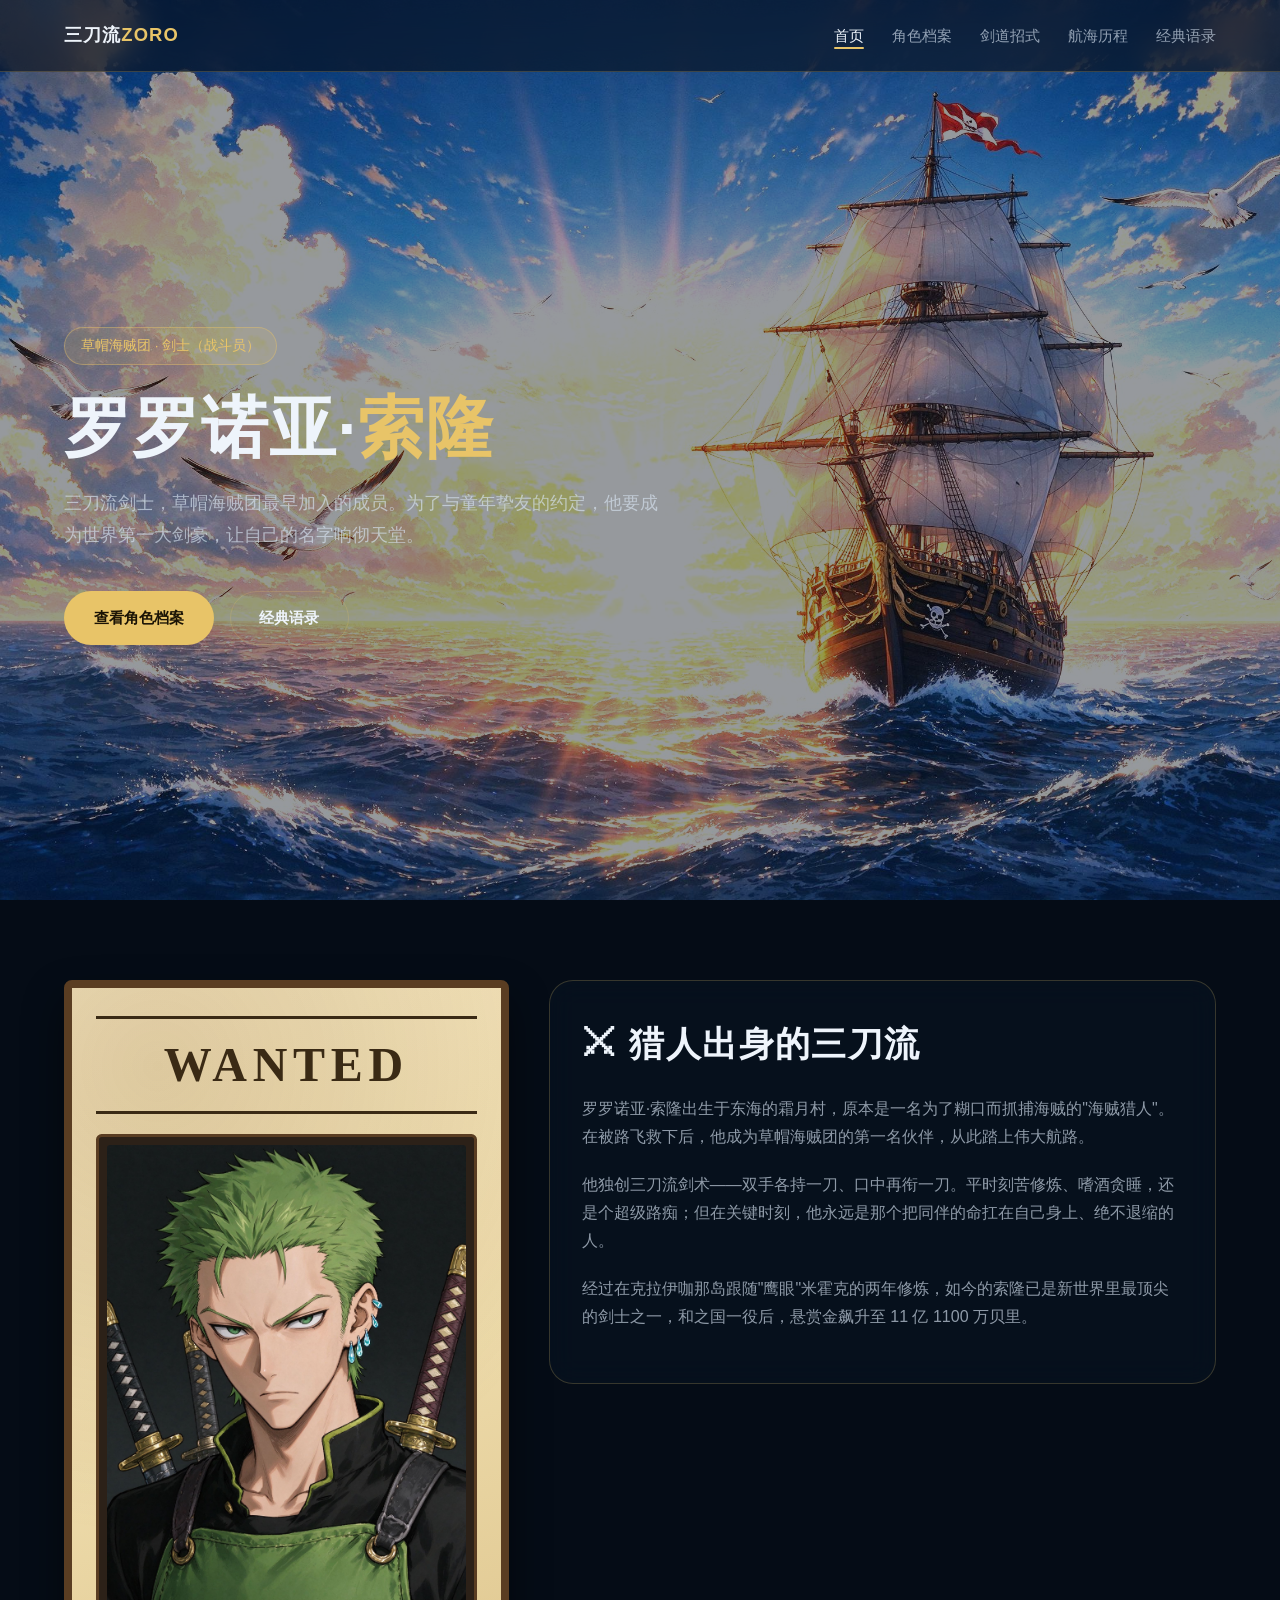
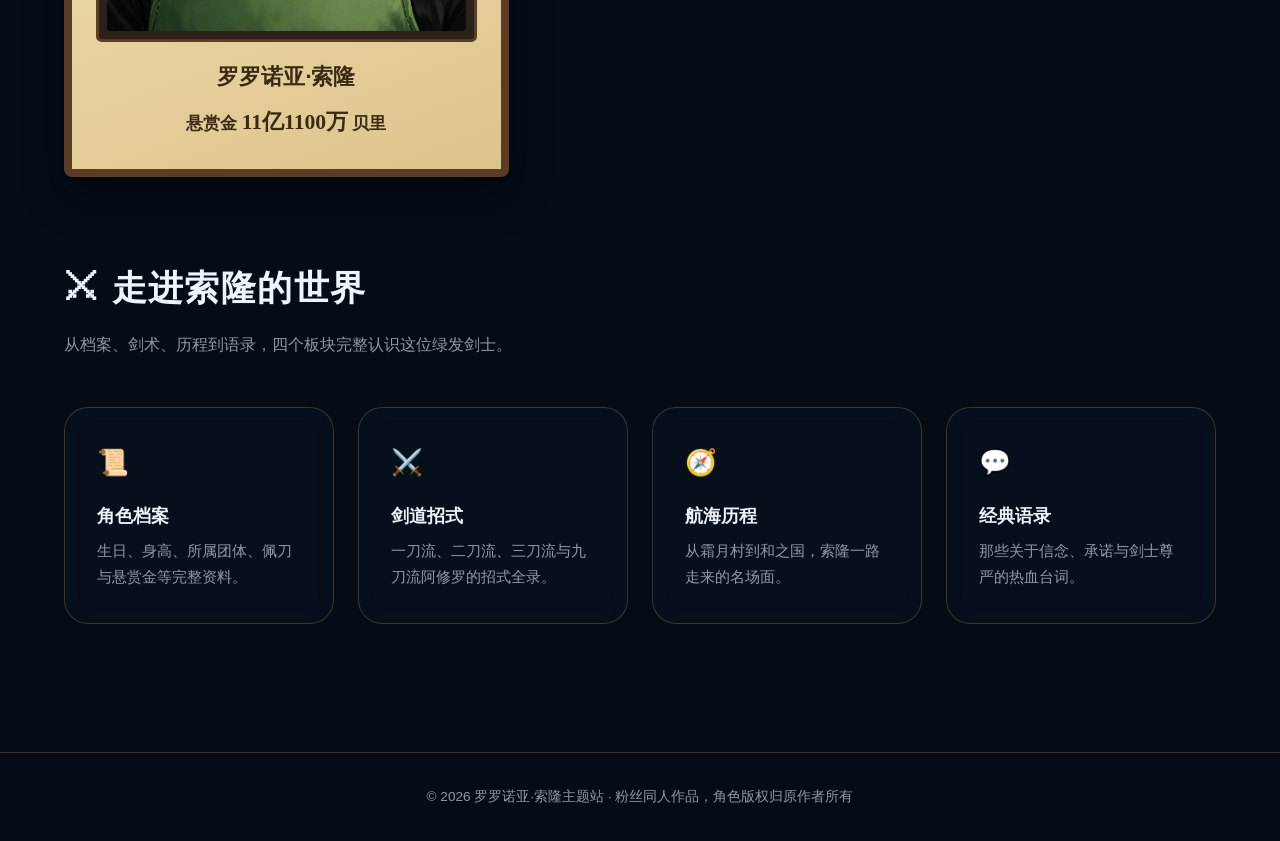
<file: index.html>
<!DOCTYPE html>
<html lang="zh-CN">
<head>
  <meta charset="UTF-8" />
  <meta name="viewport" content="width=device-width, initial-scale=1.0" />
  <title>罗罗诺亚·索隆 | 三刀流剑士</title>
  <meta name="description" content="罗罗诺亚·索隆主题站：草帽海贼团剑士，立志成为世界第一大剑豪" />
  <link rel="stylesheet" href="assets/css/style.css" />
</head>
<body class="page-home">

  <!-- ========== 导航栏 ========== -->
  <header class="navbar">
    <div class="container nav-inner">
      <a class="logo" href="index.html">三刀流<span>ZORO</span></a>
      <button class="nav-toggle" aria-label="切换菜单" aria-expanded="false">
        <span></span><span></span><span></span>
      </button>
      <nav>
        <ul class="nav-links">
          <li><a href="index.html" class="active">首页</a></li>
          <li><a href="about.html">角色档案</a></li>
          <li><a href="skills.html">剑道招式</a></li>
          <li><a href="story.html">航海历程</a></li>
          <li><a href="quotes.html">经典语录</a></li>
        </ul>
      </nav>
    </div>
  </header>

  <!-- ========== 首屏 ========== -->
  <section class="hero">
    <div class="container hero-content">
      <span class="hero-badge">草帽海贼团 · 剑士（战斗员）</span>
      <h1>罗罗诺亚·<span class="accent">索隆</span></h1>
      <p>三刀流剑士，草帽海贼团最早加入的成员。为了与童年挚友的约定，他要成为世界第一大剑豪，让自己的名字响彻天堂。</p>
      <div class="hero-actions">
        <a class="btn btn-primary" href="about.html">查看角色档案</a>
        <a class="btn btn-ghost" href="quotes.html">经典语录</a>
      </div>
    </div>
  </section>

  <!-- ========== 悬赏令 + 简介 ========== -->
  <section class="section">
    <div class="container">
      <div class="about-grid">
        <!-- 悬赏令海报 -->
        <div class="wanted-poster reveal">
          <div class="wanted-word">WANTED</div>
          <div class="wanted-photo">
            <img src="assets/images/zoro-portrait.jpg" alt="罗罗诺亚·索隆悬赏肖像" />
          </div>
          <div class="wanted-name">罗罗诺亚·索隆</div>
          <div class="bounty">悬赏金 <strong>11亿1100万</strong> 贝里</div>
        </div>

        <!-- 简介 -->
        <div class="glass-card about-text reveal">
          <h2 class="section-title" style="margin-bottom: 1.25rem;">猎人出身的三刀流</h2>
          <p>罗罗诺亚·索隆出生于东海的霜月村，原本是一名为了糊口而抓捕海贼的"海贼猎人"。在被路飞救下后，他成为草帽海贼团的第一名伙伴，从此踏上伟大航路。</p>
          <p>他独创三刀流剑术——双手各持一刀、口中再衔一刀。平时刻苦修炼、嗜酒贪睡，还是个超级路痴；但在关键时刻，他永远是那个把同伴的命扛在自己身上、绝不退缩的人。</p>
          <p>经过在克拉伊咖那岛跟随"鹰眼"米霍克的两年修炼，如今的索隆已是新世界里最顶尖的剑士之一，和之国一役后，悬赏金飙升至 11 亿 1100 万贝里。</p>
        </div>
      </div>
    </div>
  </section>

  <!-- ========== 四大入口 ========== -->
  <section class="section" style="padding-top: 0;">
    <div class="container">
      <h2 class="section-title reveal">走进索隆的世界</h2>
      <p class="section-subtitle reveal">从档案、剑术、历程到语录，四个板块完整认识这位绿发剑士。</p>
      <div class="info-grid">
        <a class="glass-card info-card reveal" href="about.html">
          <div class="icon">📜</div>
          <h3>角色档案</h3>
          <p>生日、身高、所属团体、佩刀与悬赏金等完整资料。</p>
        </a>
        <a class="glass-card info-card reveal" href="skills.html">
          <div class="icon">⚔️</div>
          <h3>剑道招式</h3>
          <p>一刀流、二刀流、三刀流与九刀流阿修罗的招式全录。</p>
        </a>
        <a class="glass-card info-card reveal" href="story.html">
          <div class="icon">🧭</div>
          <h3>航海历程</h3>
          <p>从霜月村到和之国，索隆一路走来的名场面。</p>
        </a>
        <a class="glass-card info-card reveal" href="quotes.html">
          <div class="icon">💬</div>
          <h3>经典语录</h3>
          <p>那些关于信念、承诺与剑士尊严的热血台词。</p>
        </a>
      </div>
    </div>
  </section>

  <!-- ========== 页脚 ========== -->
  <footer class="footer">
    <div class="container">
      <p>© <span id="year"></span> 罗罗诺亚·索隆主题站 · 粉丝同人作品，角色版权归原作者所有</p>
    </div>
  </footer>

  <script src="assets/js/main.js"></script>
</body>
</html>
</file>
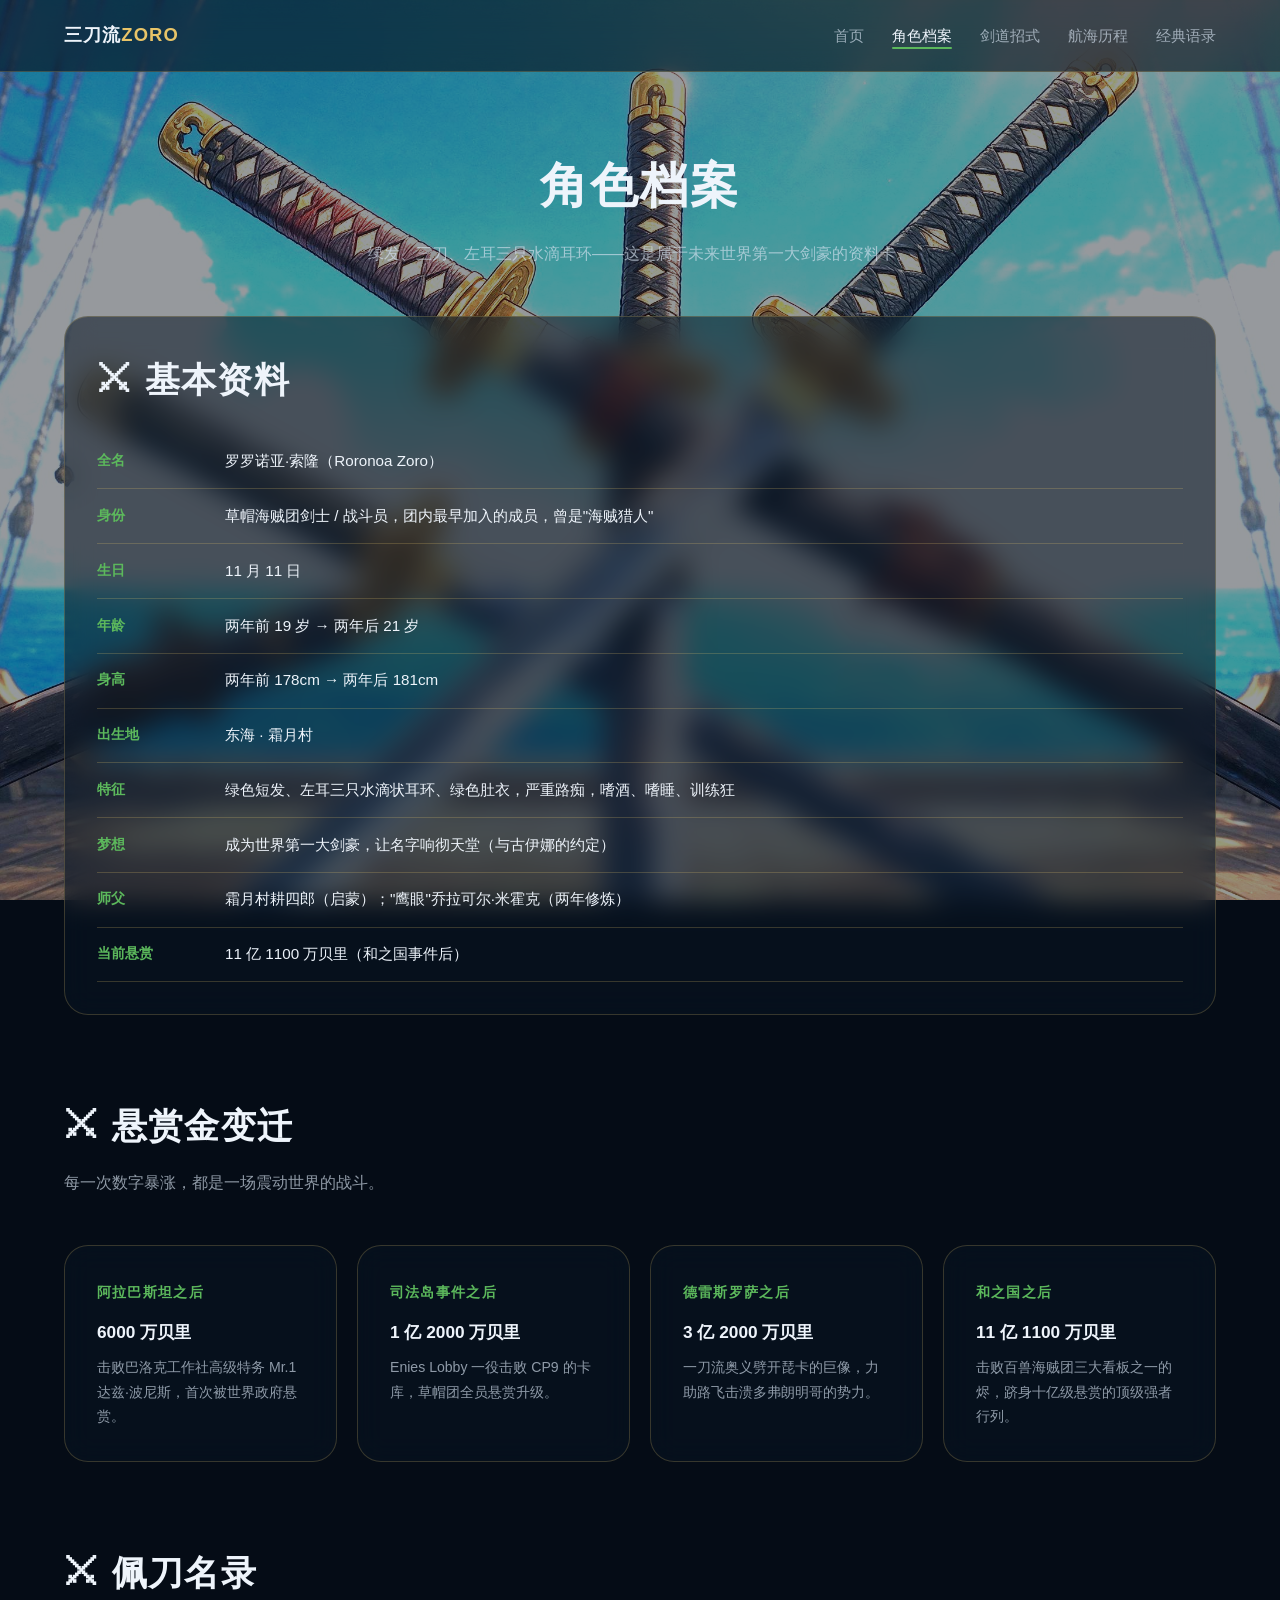
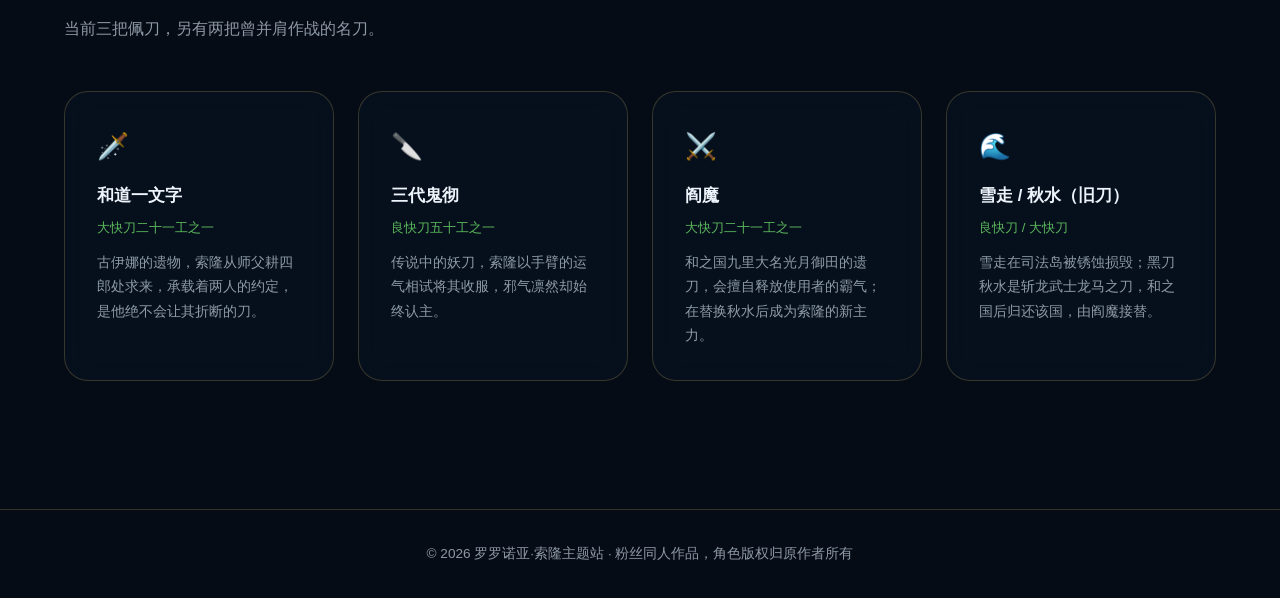
<file: about.html>
<!DOCTYPE html>
<html lang="zh-CN">
<head>
  <meta charset="UTF-8" />
  <meta name="viewport" content="width=device-width, initial-scale=1.0" />
  <title>角色档案 | 罗罗诺亚·索隆</title>
  <meta name="description" content="索隆的基本资料、佩刀与悬赏金变化" />
  <link rel="stylesheet" href="assets/css/style.css" />
</head>
<body class="page-about">

  <!-- ========== 导航栏 ========== -->
  <header class="navbar">
    <div class="container nav-inner">
      <a class="logo" href="index.html">三刀流<span>ZORO</span></a>
      <button class="nav-toggle" aria-label="切换菜单" aria-expanded="false">
        <span></span><span></span><span></span>
      </button>
      <nav>
        <ul class="nav-links">
          <li><a href="index.html">首页</a></li>
          <li><a href="about.html" class="active">角色档案</a></li>
          <li><a href="skills.html">剑道招式</a></li>
          <li><a href="story.html">航海历程</a></li>
          <li><a href="quotes.html">经典语录</a></li>
        </ul>
      </nav>
    </div>
  </header>

  <!-- ========== 页头 ========== -->
  <section class="page-header">
    <div class="container">
      <h1>角色档案</h1>
      <p>绿发、三刀、左耳三只水滴耳环——这是属于未来世界第一大剑豪的资料卡。</p>
    </div>
  </section>

  <!-- ========== 基本资料 ========== -->
  <section class="section" style="padding-top: 0;">
    <div class="container">
      <div class="glass-card reveal">
        <h2 class="section-title" style="margin-bottom: 1.5rem;">基本资料</h2>
        <dl class="profile-list">
          <div class="profile-row">
            <dt>全名</dt>
            <dd>罗罗诺亚·索隆（Roronoa Zoro）</dd>
          </div>
          <div class="profile-row">
            <dt>身份</dt>
            <dd>草帽海贼团剑士 / 战斗员，团内最早加入的成员，曾是"海贼猎人"</dd>
          </div>
          <div class="profile-row">
            <dt>生日</dt>
            <dd>11 月 11 日</dd>
          </div>
          <div class="profile-row">
            <dt>年龄</dt>
            <dd>两年前 19 岁 → 两年后 21 岁</dd>
          </div>
          <div class="profile-row">
            <dt>身高</dt>
            <dd>两年前 178cm → 两年后 181cm</dd>
          </div>
          <div class="profile-row">
            <dt>出生地</dt>
            <dd>东海 · 霜月村</dd>
          </div>
          <div class="profile-row">
            <dt>特征</dt>
            <dd>绿色短发、左耳三只水滴状耳环、绿色肚衣，严重路痴，嗜酒、嗜睡、训练狂</dd>
          </div>
          <div class="profile-row">
            <dt>梦想</dt>
            <dd>成为世界第一大剑豪，让名字响彻天堂（与古伊娜的约定）</dd>
          </div>
          <div class="profile-row">
            <dt>师父</dt>
            <dd>霜月村耕四郎（启蒙）；"鹰眼"乔拉可尔·米霍克（两年修炼）</dd>
          </div>
          <div class="profile-row">
            <dt>当前悬赏</dt>
            <dd>11 亿 1100 万贝里（和之国事件后）</dd>
          </div>
        </dl>
      </div>
    </div>
  </section>

  <!-- ========== 悬赏金变化 ========== -->
  <section class="section" style="padding-top: 0;">
    <div class="container">
      <h2 class="section-title reveal">悬赏金变迁</h2>
      <p class="section-subtitle reveal">每一次数字暴涨，都是一场震动世界的战斗。</p>
      <div class="move-grid">
        <div class="glass-card move-card reveal">
          <span class="move-no">阿拉巴斯坦之后</span>
          <h3>6000 万贝里</h3>
          <p>击败巴洛克工作社高级特务 Mr.1 达兹·波尼斯，首次被世界政府悬赏。</p>
        </div>
        <div class="glass-card move-card reveal">
          <span class="move-no">司法岛事件之后</span>
          <h3>1 亿 2000 万贝里</h3>
          <p> Enies Lobby 一役击败 CP9 的卡库，草帽团全员悬赏升级。</p>
        </div>
        <div class="glass-card move-card reveal">
          <span class="move-no">德雷斯罗萨之后</span>
          <h3>3 亿 2000 万贝里</h3>
          <p>一刀流奥义劈开琵卡的巨像，力助路飞击溃多弗朗明哥的势力。</p>
        </div>
        <div class="glass-card move-card reveal">
          <span class="move-no">和之国之后</span>
          <h3>11 亿 1100 万贝里</h3>
          <p>击败百兽海贼团三大看板之一的烬，跻身十亿级悬赏的顶级强者行列。</p>
        </div>
      </div>
    </div>
  </section>

  <!-- ========== 佩刀 ========== -->
  <section class="section" style="padding-top: 0;">
    <div class="container">
      <h2 class="section-title reveal">佩刀名录</h2>
      <p class="section-subtitle reveal">当前三把佩刀，另有两把曾并肩作战的名刀。</p>
      <div class="sword-grid">
        <div class="glass-card sword-card reveal">
          <div class="sword-icon">🗡️</div>
          <h3>和道一文字</h3>
          <div class="sword-grade">大快刀二十一工之一</div>
          <p>古伊娜的遗物，索隆从师父耕四郎处求来，承载着两人的约定，是他绝不会让其折断的刀。</p>
        </div>
        <div class="glass-card sword-card reveal">
          <div class="sword-icon">🔪</div>
          <h3>三代鬼彻</h3>
          <div class="sword-grade">良快刀五十工之一</div>
          <p>传说中的妖刀，索隆以手臂的运气相试将其收服，邪气凛然却始终认主。</p>
        </div>
        <div class="glass-card sword-card reveal">
          <div class="sword-icon">⚔️</div>
          <h3>阎魔</h3>
          <div class="sword-grade">大快刀二十一工之一</div>
          <p>和之国九里大名光月御田的遗刀，会擅自释放使用者的霸气；在替换秋水后成为索隆的新主力。</p>
        </div>
        <div class="glass-card sword-card reveal">
          <div class="sword-icon">🌊</div>
          <h3>雪走 / 秋水（旧刀）</h3>
          <div class="sword-grade">良快刀 / 大快刀</div>
          <p>雪走在司法岛被锈蚀损毁；黑刀秋水是斩龙武士龙马之刀，和之国后归还该国，由阎魔接替。</p>
        </div>
      </div>
    </div>
  </section>

  <!-- ========== 页脚 ========== -->
  <footer class="footer">
    <div class="container">
      <p>© <span id="year"></span> 罗罗诺亚·索隆主题站 · 粉丝同人作品，角色版权归原作者所有</p>
    </div>
  </footer>

  <script src="assets/js/main.js"></script>
</body>
</html>
</file>
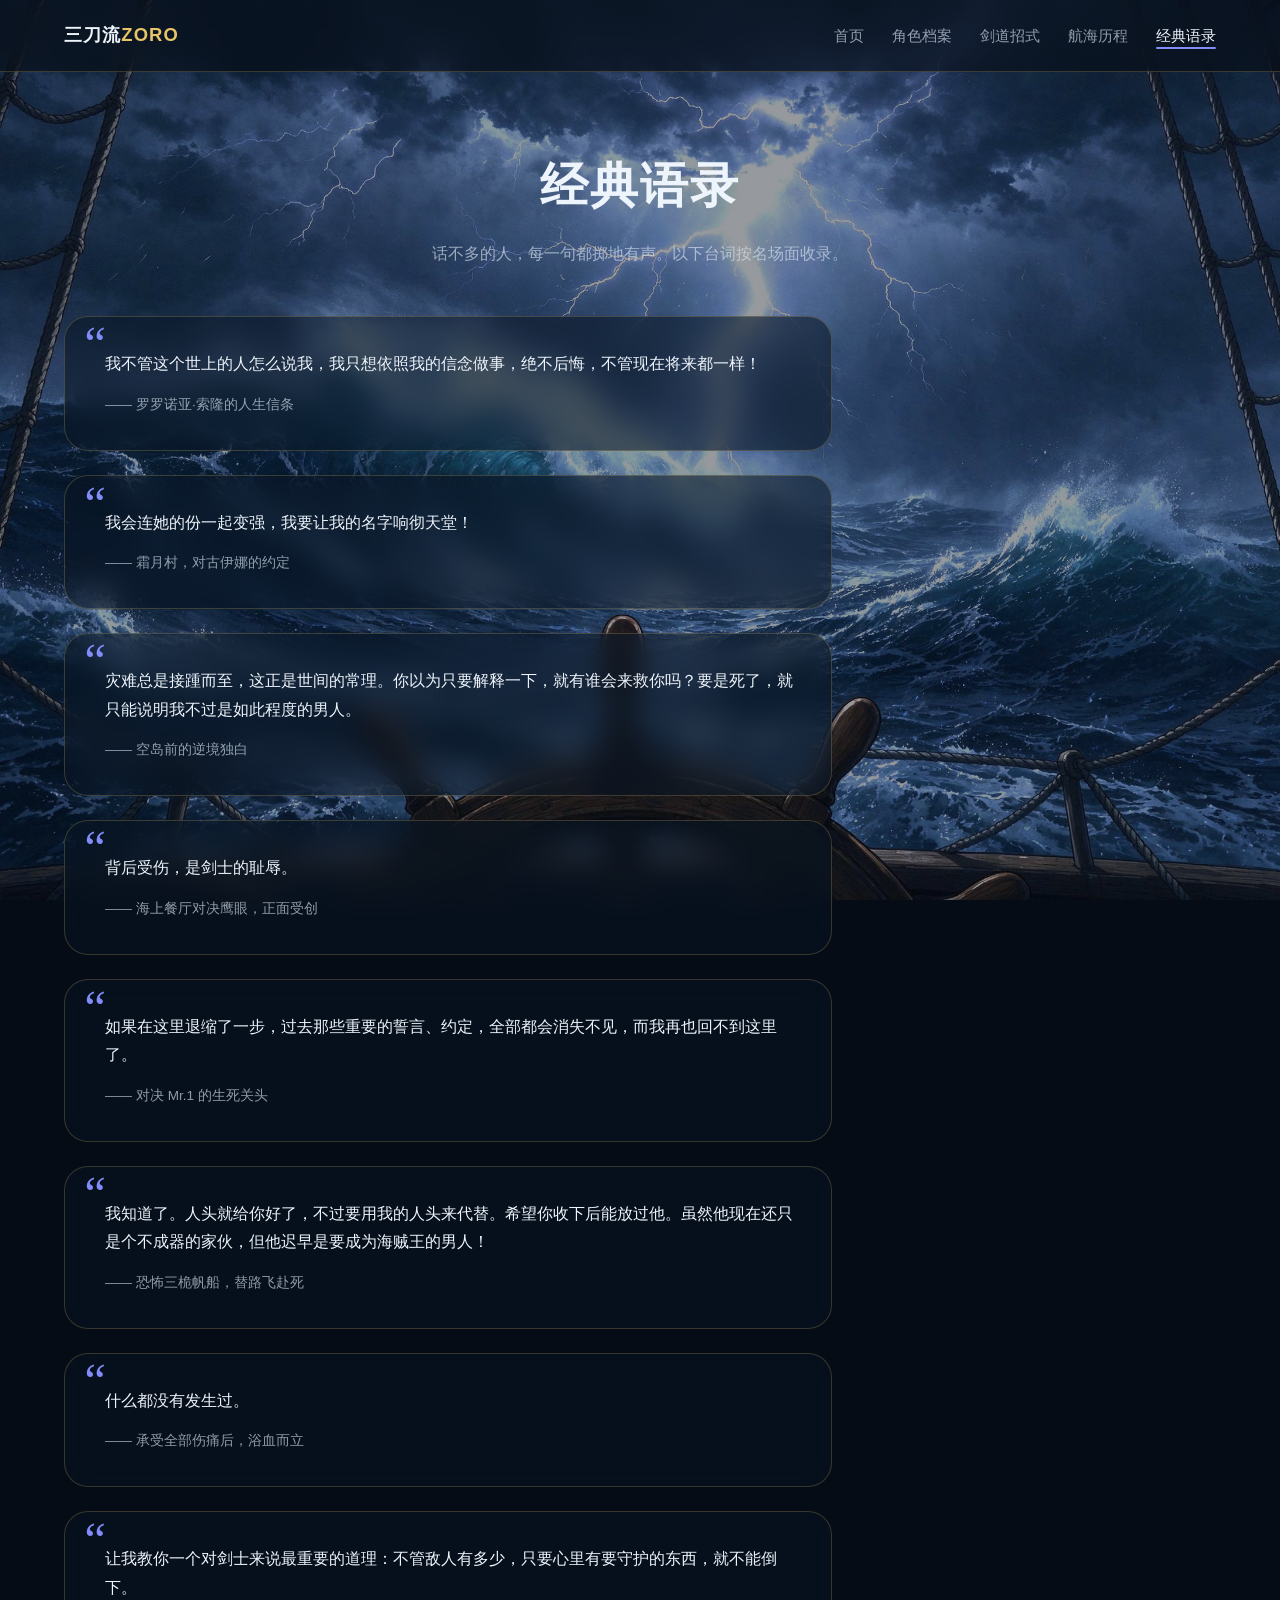
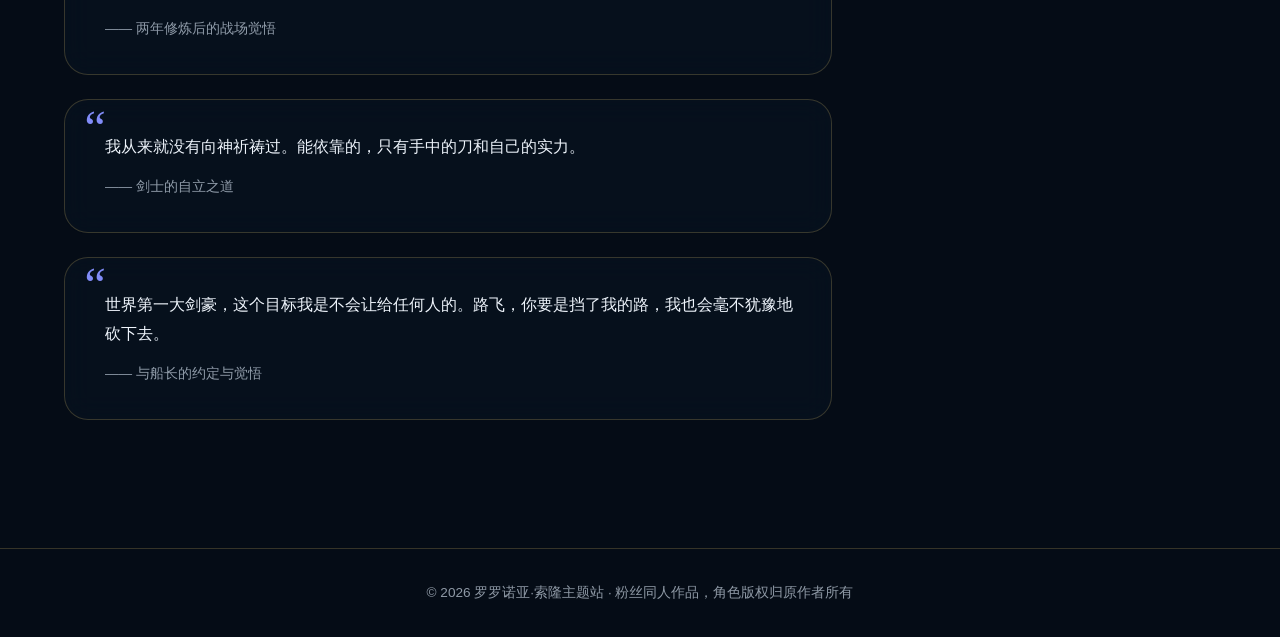
<file: quotes.html>
<!DOCTYPE html>
<html lang="zh-CN">
<head>
  <meta charset="UTF-8" />
  <meta name="viewport" content="width=device-width, initial-scale=1.0" />
  <title>经典语录 | 罗罗诺亚·索隆</title>
  <meta name="description" content="索隆关于信念、承诺与剑士尊严的经典台词" />
  <link rel="stylesheet" href="assets/css/style.css" />
</head>
<body class="page-quotes">

  <!-- ========== 导航栏 ========== -->
  <header class="navbar">
    <div class="container nav-inner">
      <a class="logo" href="index.html">三刀流<span>ZORO</span></a>
      <button class="nav-toggle" aria-label="切换菜单" aria-expanded="false">
        <span></span><span></span><span></span>
      </button>
      <nav>
        <ul class="nav-links">
          <li><a href="index.html">首页</a></li>
          <li><a href="about.html">角色档案</a></li>
          <li><a href="skills.html">剑道招式</a></li>
          <li><a href="story.html">航海历程</a></li>
          <li><a href="quotes.html" class="active">经典语录</a></li>
        </ul>
      </nav>
    </div>
  </header>

  <!-- ========== 页头 ========== -->
  <section class="page-header">
    <div class="container">
      <h1>经典语录</h1>
      <p>话不多的人，每一句都掷地有声。以下台词按名场面收录。</p>
    </div>
  </section>

  <!-- ========== 语录列表 ========== -->
  <section class="section" style="padding-top: 0;">
    <div class="container">
      <div class="quote-list">

        <div class="glass-card quote-card reveal">
          <p>我不管这个世上的人怎么说我，我只想依照我的信念做事，绝不后悔，不管现在将来都一样！</p>
          <cite>—— 罗罗诺亚·索隆的人生信条</cite>
        </div>

        <div class="glass-card quote-card reveal">
          <p>我会连她的份一起变强，我要让我的名字响彻天堂！</p>
          <cite>—— 霜月村，对古伊娜的约定</cite>
        </div>

        <div class="glass-card quote-card reveal">
          <p>灾难总是接踵而至，这正是世间的常理。你以为只要解释一下，就有谁会来救你吗？要是死了，就只能说明我不过是如此程度的男人。</p>
          <cite>—— 空岛前的逆境独白</cite>
        </div>

        <div class="glass-card quote-card reveal">
          <p>背后受伤，是剑士的耻辱。</p>
          <cite>—— 海上餐厅对决鹰眼，正面受创</cite>
        </div>

        <div class="glass-card quote-card reveal">
          <p>如果在这里退缩了一步，过去那些重要的誓言、约定，全部都会消失不见，而我再也回不到这里了。</p>
          <cite>—— 对决 Mr.1 的生死关头</cite>
        </div>

        <div class="glass-card quote-card reveal">
          <p>我知道了。人头就给你好了，不过要用我的人头来代替。希望你收下后能放过他。虽然他现在还只是个不成器的家伙，但他迟早是要成为海贼王的男人！</p>
          <cite>—— 恐怖三桅帆船，替路飞赴死</cite>
        </div>

        <div class="glass-card quote-card reveal">
          <p>什么都没有发生过。</p>
          <cite>—— 承受全部伤痛后，浴血而立</cite>
        </div>

        <div class="glass-card quote-card reveal">
          <p>让我教你一个对剑士来说最重要的道理：不管敌人有多少，只要心里有要守护的东西，就不能倒下。</p>
          <cite>—— 两年修炼后的战场觉悟</cite>
        </div>

        <div class="glass-card quote-card reveal">
          <p>我从来就没有向神祈祷过。能依靠的，只有手中的刀和自己的实力。</p>
          <cite>—— 剑士的自立之道</cite>
        </div>

        <div class="glass-card quote-card reveal">
          <p>世界第一大剑豪，这个目标我是不会让给任何人的。路飞，你要是挡了我的路，我也会毫不犹豫地砍下去。</p>
          <cite>—— 与船长的约定与觉悟</cite>
        </div>

      </div>
    </div>
  </section>

  <!-- ========== 页脚 ========== -->
  <footer class="footer">
    <div class="container">
      <p>© <span id="year"></span> 罗罗诺亚·索隆主题站 · 粉丝同人作品，角色版权归原作者所有</p>
    </div>
  </footer>

  <script src="assets/js/main.js"></script>
</body>
</html>
</file>
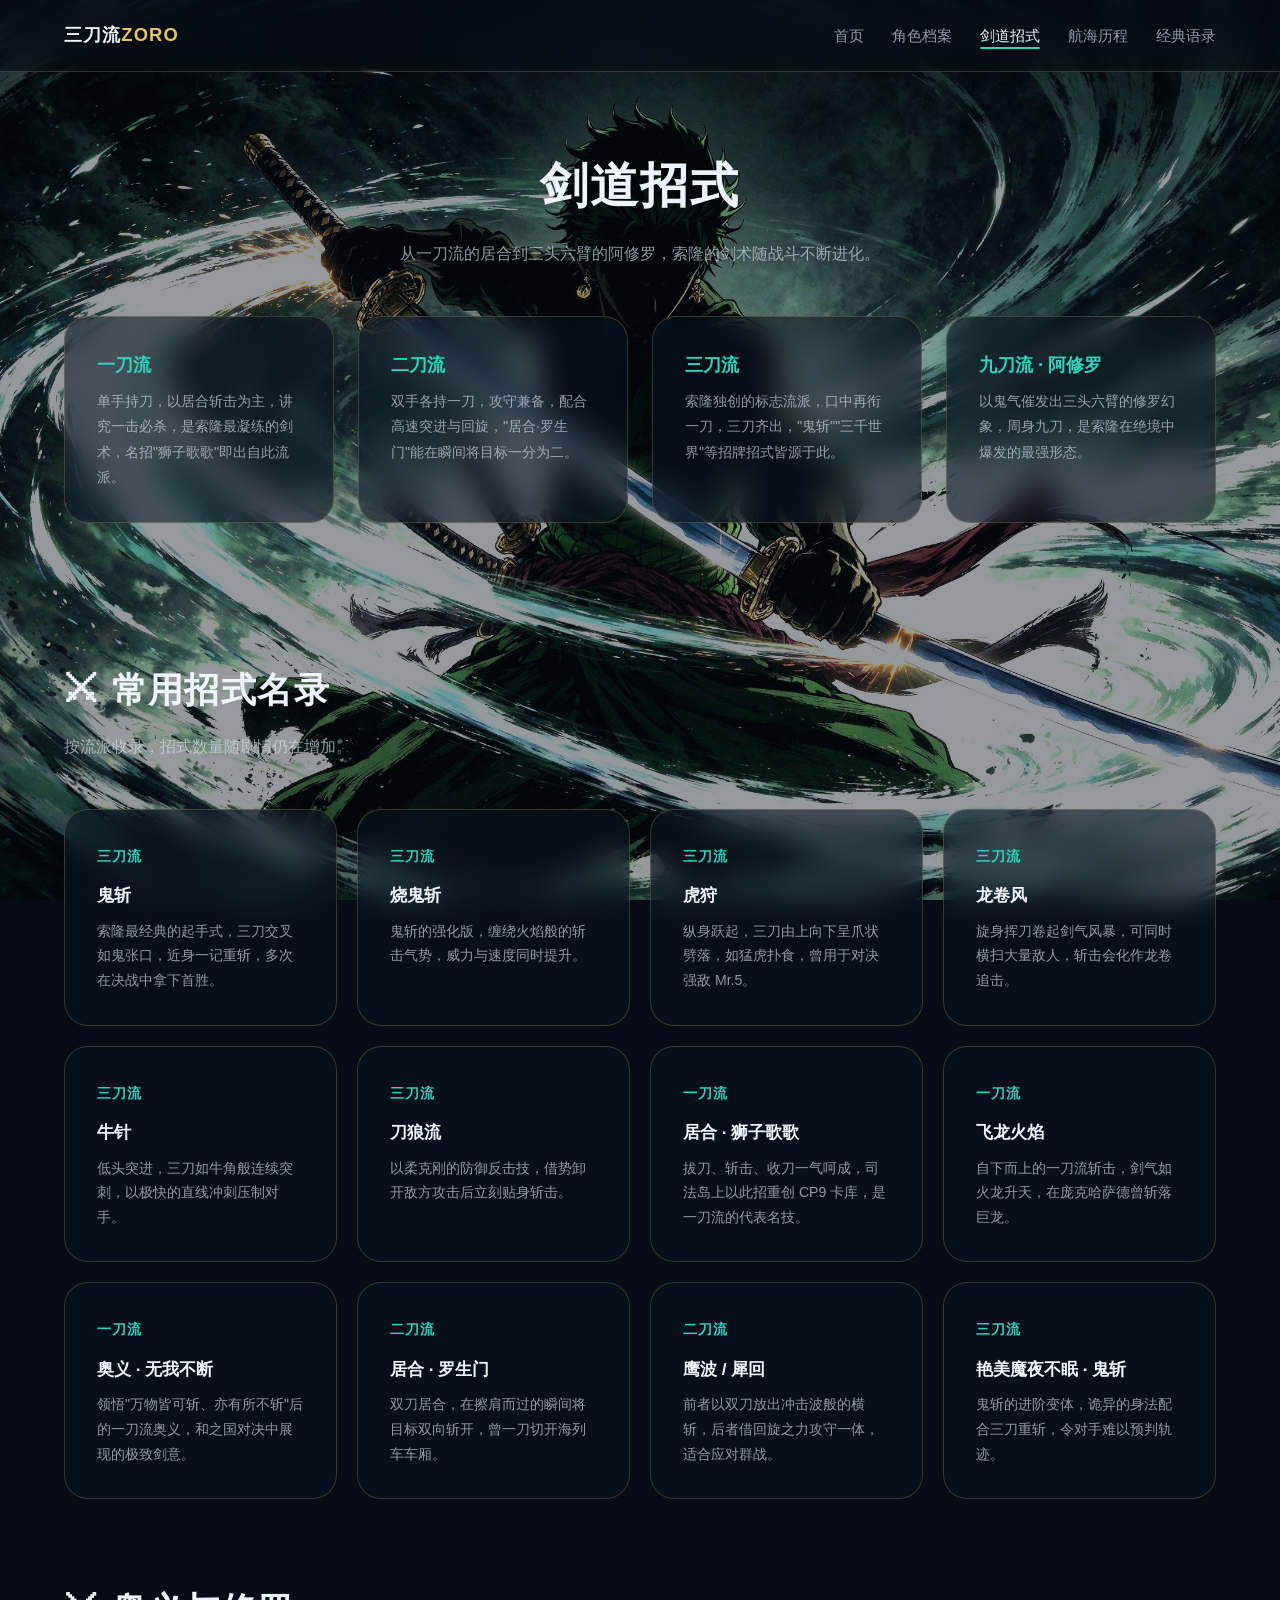
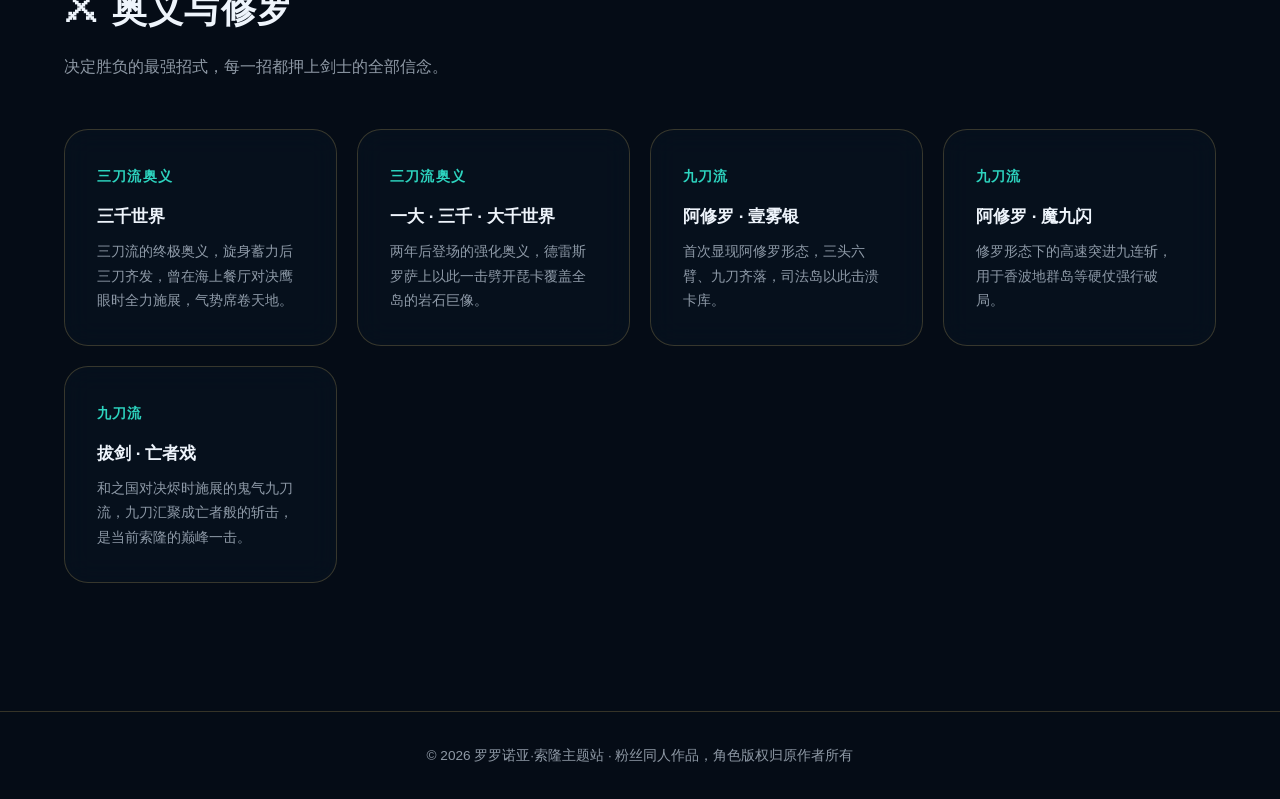
<file: skills.html>
<!DOCTYPE html>
<html lang="zh-CN">
<head>
  <meta charset="UTF-8" />
  <meta name="viewport" content="width=device-width, initial-scale=1.0" />
  <title>剑道招式 | 罗罗诺亚·索隆</title>
  <meta name="description" content="索隆的一刀流、二刀流、三刀流与九刀流阿修罗招式全录" />
  <link rel="stylesheet" href="assets/css/style.css" />
</head>
<body class="page-skills">

  <!-- ========== 导航栏 ========== -->
  <header class="navbar">
    <div class="container nav-inner">
      <a class="logo" href="index.html">三刀流<span>ZORO</span></a>
      <button class="nav-toggle" aria-label="切换菜单" aria-expanded="false">
        <span></span><span></span><span></span>
      </button>
      <nav>
        <ul class="nav-links">
          <li><a href="index.html">首页</a></li>
          <li><a href="about.html">角色档案</a></li>
          <li><a href="skills.html" class="active">剑道招式</a></li>
          <li><a href="story.html">航海历程</a></li>
          <li><a href="quotes.html">经典语录</a></li>
        </ul>
      </nav>
    </div>
  </header>

  <!-- ========== 页头 ========== -->
  <section class="page-header">
    <div class="container">
      <h1>剑道招式</h1>
      <p>从一刀流的居合到三头六臂的阿修罗，索隆的剑术随战斗不断进化。</p>
    </div>
  </section>

  <!-- ========== 四大流派 ========== -->
  <section class="section" style="padding-top: 0;">
    <div class="container">
      <div class="style-intro">
        <div class="glass-card style-card reveal">
          <h3>一刀流</h3>
          <p>单手持刀，以居合斩击为主，讲究一击必杀，是索隆最凝练的剑术，名招"狮子歌歌"即出自此流派。</p>
        </div>
        <div class="glass-card style-card reveal">
          <h3>二刀流</h3>
          <p>双手各持一刀，攻守兼备，配合高速突进与回旋，"居合·罗生门"能在瞬间将目标一分为二。</p>
        </div>
        <div class="glass-card style-card reveal">
          <h3>三刀流</h3>
          <p>索隆独创的标志流派，口中再衔一刀，三刀齐出，"鬼斩""三千世界"等招牌招式皆源于此。</p>
        </div>
        <div class="glass-card style-card reveal">
          <h3>九刀流 · 阿修罗</h3>
          <p>以鬼气催发出三头六臂的修罗幻象，周身九刀，是索隆在绝境中爆发的最强形态。</p>
        </div>
      </div>
    </div>
  </section>

  <!-- ========== 常用招式 ========== -->
  <section class="section" style="padding-top: 0;">
    <div class="container">
      <h2 class="section-title reveal">常用招式名录</h2>
      <p class="section-subtitle reveal">按流派收录，招式数量随剧情仍在增加。</p>
      <div class="move-grid">

        <div class="glass-card move-card reveal">
          <span class="move-no">三刀流</span>
          <h3>鬼斩</h3>
          <p>索隆最经典的起手式，三刀交叉如鬼张口，近身一记重斩，多次在决战中拿下首胜。</p>
        </div>
        <div class="glass-card move-card reveal">
          <span class="move-no">三刀流</span>
          <h3>烧鬼斩</h3>
          <p>鬼斩的强化版，缠绕火焰般的斩击气势，威力与速度同时提升。</p>
        </div>
        <div class="glass-card move-card reveal">
          <span class="move-no">三刀流</span>
          <h3>虎狩</h3>
          <p>纵身跃起，三刀由上向下呈爪状劈落，如猛虎扑食，曾用于对决强敌 Mr.5。</p>
        </div>
        <div class="glass-card move-card reveal">
          <span class="move-no">三刀流</span>
          <h3>龙卷风</h3>
          <p>旋身挥刀卷起剑气风暴，可同时横扫大量敌人，斩击会化作龙卷追击。</p>
        </div>
        <div class="glass-card move-card reveal">
          <span class="move-no">三刀流</span>
          <h3>牛针</h3>
          <p>低头突进，三刀如牛角般连续突刺，以极快的直线冲刺压制对手。</p>
        </div>
        <div class="glass-card move-card reveal">
          <span class="move-no">三刀流</span>
          <h3>刀狼流</h3>
          <p>以柔克刚的防御反击技，借势卸开敌方攻击后立刻贴身斩击。</p>
        </div>
        <div class="glass-card move-card reveal">
          <span class="move-no">一刀流</span>
          <h3>居合 · 狮子歌歌</h3>
          <p>拔刀、斩击、收刀一气呵成，司法岛上以此招重创 CP9 卡库，是一刀流的代表名技。</p>
        </div>
        <div class="glass-card move-card reveal">
          <span class="move-no">一刀流</span>
          <h3>飞龙火焰</h3>
          <p>自下而上的一刀流斩击，剑气如火龙升天，在庞克哈萨德曾斩落巨龙。</p>
        </div>
        <div class="glass-card move-card reveal">
          <span class="move-no">一刀流</span>
          <h3>奥义 · 无我不断</h3>
          <p>领悟"万物皆可斩、亦有所不斩"后的一刀流奥义，和之国对决中展现的极致剑意。</p>
        </div>
        <div class="glass-card move-card reveal">
          <span class="move-no">二刀流</span>
          <h3>居合 · 罗生门</h3>
          <p>双刀居合，在擦肩而过的瞬间将目标双向斩开，曾一刀切开海列车车厢。</p>
        </div>
        <div class="glass-card move-card reveal">
          <span class="move-no">二刀流</span>
          <h3>鹰波 / 犀回</h3>
          <p>前者以双刀放出冲击波般的横斩，后者借回旋之力攻守一体，适合应对群战。</p>
        </div>
        <div class="glass-card move-card reveal">
          <span class="move-no">三刀流</span>
          <h3>艳美魔夜不眠 · 鬼斩</h3>
          <p>鬼斩的进阶变体，诡异的身法配合三刀重斩，令对手难以预判轨迹。</p>
        </div>
      </div>
    </div>
  </section>

  <!-- ========== 奥义与阿修罗 ========== -->
  <section class="section" style="padding-top: 0;">
    <div class="container">
      <h2 class="section-title reveal">奥义与修罗</h2>
      <p class="section-subtitle reveal">决定胜负的最强招式，每一招都押上剑士的全部信念。</p>
      <div class="move-grid">
        <div class="glass-card move-card reveal">
          <span class="move-no">三刀流奥义</span>
          <h3>三千世界</h3>
          <p>三刀流的终极奥义，旋身蓄力后三刀齐发，曾在海上餐厅对决鹰眼时全力施展，气势席卷天地。</p>
        </div>
        <div class="glass-card move-card reveal">
          <span class="move-no">三刀流奥义</span>
          <h3>一大 · 三千 · 大千世界</h3>
          <p>两年后登场的强化奥义，德雷斯罗萨上以此一击劈开琵卡覆盖全岛的岩石巨像。</p>
        </div>
        <div class="glass-card move-card reveal">
          <span class="move-no">九刀流</span>
          <h3>阿修罗 · 壹雾银</h3>
          <p>首次显现阿修罗形态，三头六臂、九刀齐落，司法岛以此击溃卡库。</p>
        </div>
        <div class="glass-card move-card reveal">
          <span class="move-no">九刀流</span>
          <h3>阿修罗 · 魔九闪</h3>
          <p>修罗形态下的高速突进九连斩，用于香波地群岛等硬仗强行破局。</p>
        </div>
        <div class="glass-card move-card reveal">
          <span class="move-no">九刀流</span>
          <h3>拔剑 · 亡者戏</h3>
          <p>和之国对决烬时施展的鬼气九刀流，九刀汇聚成亡者般的斩击，是当前索隆的巅峰一击。</p>
        </div>
      </div>
    </div>
  </section>

  <!-- ========== 页脚 ========== -->
  <footer class="footer">
    <div class="container">
      <p>© <span id="year"></span> 罗罗诺亚·索隆主题站 · 粉丝同人作品，角色版权归原作者所有</p>
    </div>
  </footer>

  <script src="assets/js/main.js"></script>
</body>
</html>
</file>
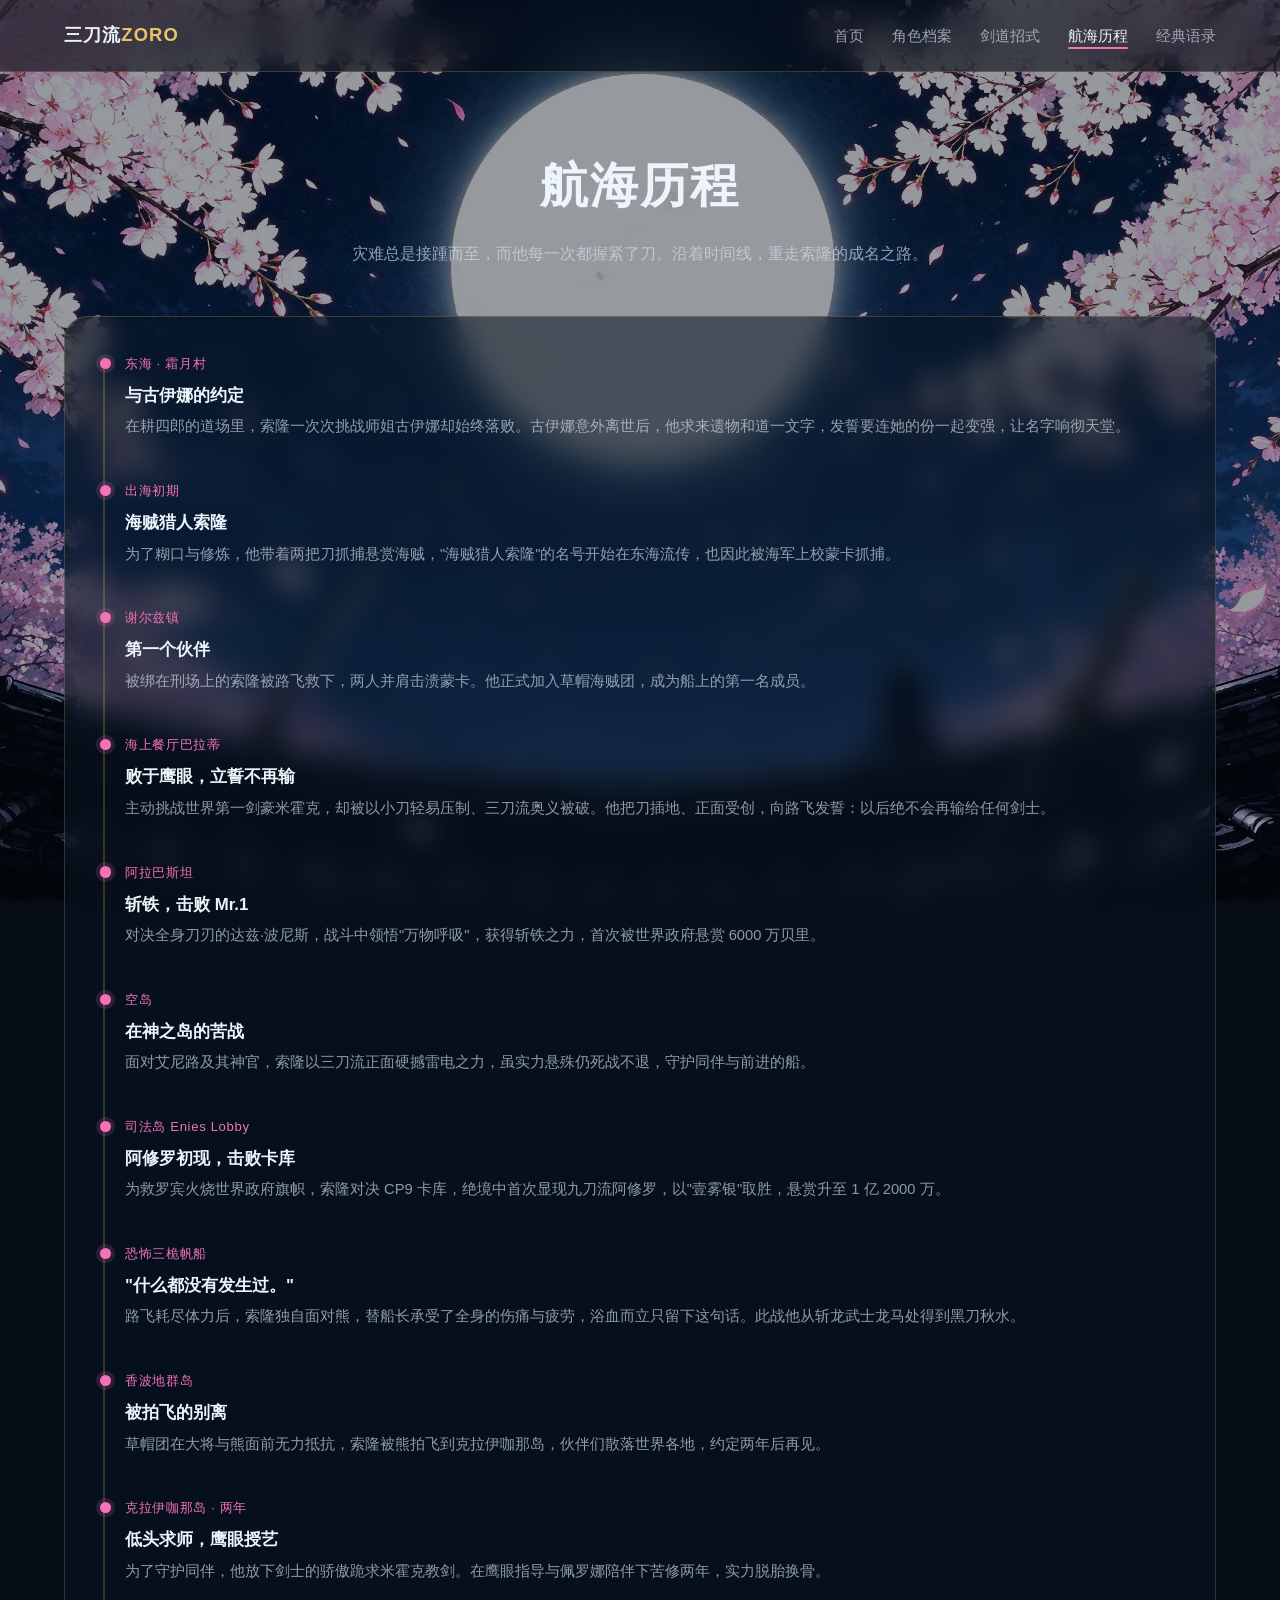
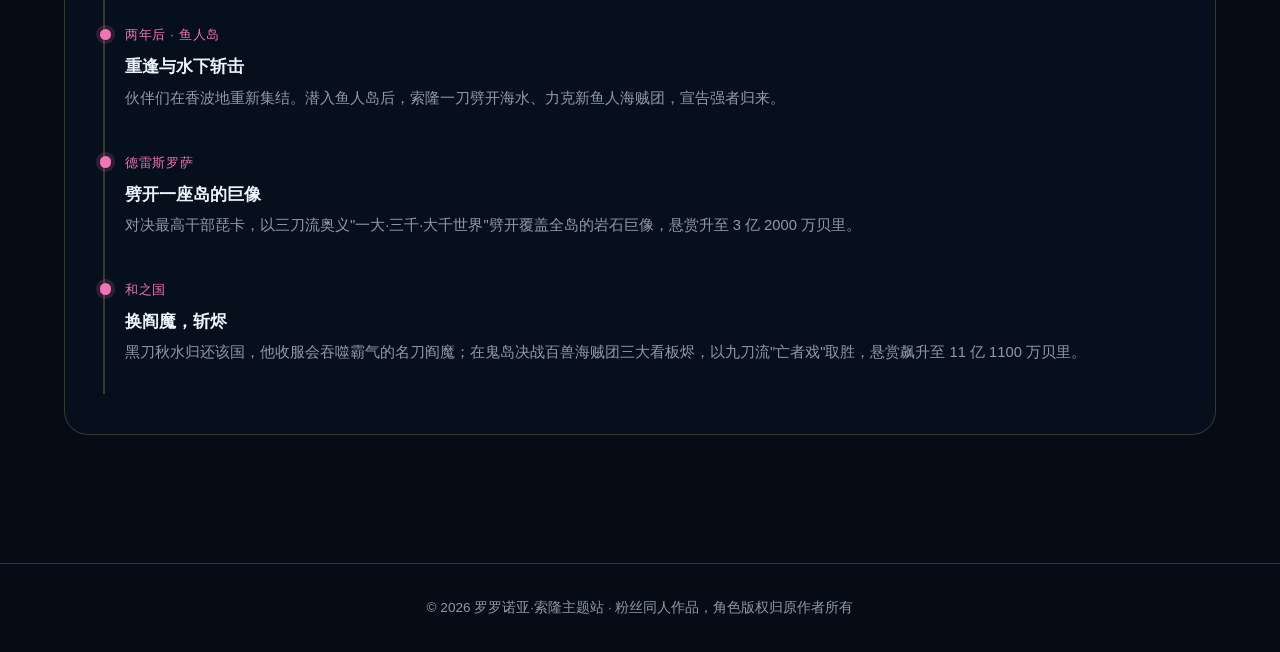
<file: story.html>
<!DOCTYPE html>
<html lang="zh-CN">
<head>
  <meta charset="UTF-8" />
  <meta name="viewport" content="width=device-width, initial-scale=1.0" />
  <title>航海历程 | 罗罗诺亚·索隆</title>
  <meta name="description" content="索隆从霜月村到和之国的关键经历与名场面" />
  <link rel="stylesheet" href="assets/css/style.css" />
</head>
<body class="page-story">

  <!-- ========== 导航栏 ========== -->
  <header class="navbar">
    <div class="container nav-inner">
      <a class="logo" href="index.html">三刀流<span>ZORO</span></a>
      <button class="nav-toggle" aria-label="切换菜单" aria-expanded="false">
        <span></span><span></span><span></span>
      </button>
      <nav>
        <ul class="nav-links">
          <li><a href="index.html">首页</a></li>
          <li><a href="about.html">角色档案</a></li>
          <li><a href="skills.html">剑道招式</a></li>
          <li><a href="story.html" class="active">航海历程</a></li>
          <li><a href="quotes.html">经典语录</a></li>
        </ul>
      </nav>
    </div>
  </header>

  <!-- ========== 页头 ========== -->
  <section class="page-header">
    <div class="container">
      <h1>航海历程</h1>
      <p>灾难总是接踵而至，而他每一次都握紧了刀。沿着时间线，重走索隆的成名之路。</p>
    </div>
  </section>

  <!-- ========== 时间线 ========== -->
  <section class="section" style="padding-top: 0;">
    <div class="container">
      <div class="glass-card reveal">
        <div class="timeline">

          <div class="timeline-item">
            <span>东海 · 霜月村</span>
            <h4>与古伊娜的约定</h4>
            <p>在耕四郎的道场里，索隆一次次挑战师姐古伊娜却始终落败。古伊娜意外离世后，他求来遗物和道一文字，发誓要连她的份一起变强，让名字响彻天堂。</p>
          </div>

          <div class="timeline-item">
            <span>出海初期</span>
            <h4>海贼猎人索隆</h4>
            <p>为了糊口与修炼，他带着两把刀抓捕悬赏海贼，"海贼猎人索隆"的名号开始在东海流传，也因此被海军上校蒙卡抓捕。</p>
          </div>

          <div class="timeline-item">
            <span>谢尔兹镇</span>
            <h4>第一个伙伴</h4>
            <p>被绑在刑场上的索隆被路飞救下，两人并肩击溃蒙卡。他正式加入草帽海贼团，成为船上的第一名成员。</p>
          </div>

          <div class="timeline-item">
            <span>海上餐厅巴拉蒂</span>
            <h4>败于鹰眼，立誓不再输</h4>
            <p>主动挑战世界第一剑豪米霍克，却被以小刀轻易压制、三刀流奥义被破。他把刀插地、正面受创，向路飞发誓：以后绝不会再输给任何剑士。</p>
          </div>

          <div class="timeline-item">
            <span>阿拉巴斯坦</span>
            <h4>斩铁，击败 Mr.1</h4>
            <p>对决全身刀刃的达兹·波尼斯，战斗中领悟"万物呼吸"，获得斩铁之力，首次被世界政府悬赏 6000 万贝里。</p>
          </div>

          <div class="timeline-item">
            <span>空岛</span>
            <h4>在神之岛的苦战</h4>
            <p>面对艾尼路及其神官，索隆以三刀流正面硬撼雷电之力，虽实力悬殊仍死战不退，守护同伴与前进的船。</p>
          </div>

          <div class="timeline-item">
            <span>司法岛 Enies Lobby</span>
            <h4>阿修罗初现，击败卡库</h4>
            <p>为救罗宾火烧世界政府旗帜，索隆对决 CP9 卡库，绝境中首次显现九刀流阿修罗，以"壹雾银"取胜，悬赏升至 1 亿 2000 万。</p>
          </div>

          <div class="timeline-item">
            <span>恐怖三桅帆船</span>
            <h4>"什么都没有发生过。"</h4>
            <p>路飞耗尽体力后，索隆独自面对熊，替船长承受了全身的伤痛与疲劳，浴血而立只留下这句话。此战他从斩龙武士龙马处得到黑刀秋水。</p>
          </div>

          <div class="timeline-item">
            <span>香波地群岛</span>
            <h4>被拍飞的别离</h4>
            <p>草帽团在大将与熊面前无力抵抗，索隆被熊拍飞到克拉伊咖那岛，伙伴们散落世界各地，约定两年后再见。</p>
          </div>

          <div class="timeline-item">
            <span>克拉伊咖那岛 · 两年</span>
            <h4>低头求师，鹰眼授艺</h4>
            <p>为了守护同伴，他放下剑士的骄傲跪求米霍克教剑。在鹰眼指导与佩罗娜陪伴下苦修两年，实力脱胎换骨。</p>
          </div>

          <div class="timeline-item">
            <span>两年后 · 鱼人岛</span>
            <h4>重逢与水下斩击</h4>
            <p>伙伴们在香波地重新集结。潜入鱼人岛后，索隆一刀劈开海水、力克新鱼人海贼团，宣告强者归来。</p>
          </div>

          <div class="timeline-item">
            <span>德雷斯罗萨</span>
            <h4>劈开一座岛的巨像</h4>
            <p>对决最高干部琵卡，以三刀流奥义"一大·三千·大千世界"劈开覆盖全岛的岩石巨像，悬赏升至 3 亿 2000 万贝里。</p>
          </div>

          <div class="timeline-item">
            <span>和之国</span>
            <h4>换阎魔，斩烬</h4>
            <p>黑刀秋水归还该国，他收服会吞噬霸气的名刀阎魔；在鬼岛决战百兽海贼团三大看板烬，以九刀流"亡者戏"取胜，悬赏飙升至 11 亿 1100 万贝里。</p>
          </div>

        </div>
      </div>
    </div>
  </section>

  <!-- ========== 页脚 ========== -->
  <footer class="footer">
    <div class="container">
      <p>© <span id="year"></span> 罗罗诺亚·索隆主题站 · 粉丝同人作品，角色版权归原作者所有</p>
    </div>
  </footer>

  <script src="assets/js/main.js"></script>
</body>
</html>
</file>
<file: assets/css/style.css>
/* ============================================================
   罗罗诺亚·索隆主题站 · 航海风样式
   深色动漫背景 + 玻璃卡片 + 悬赏令海报
   ============================================================ */

/* ---------- 设计变量 ---------- */
:root {
  --bg-overlay: rgba(5, 12, 22, 0.42);
  --text: #eef4fb;
  --text-muted: rgba(214, 226, 240, 0.66);
  --glass-bg: rgba(8, 20, 36, 0.55);
  --glass-bg-hover: rgba(14, 30, 52, 0.7);
  --border: rgba(232, 196, 104, 0.22);
  --gold: #e8c468;
  --zoro-green: #5cb85c;
  --radius: 1rem;
  --radius-lg: 1.5rem;
  --max-width: 72rem;
  --nav-height: 4.5rem;
  --ease: cubic-bezier(0.22, 1, 0.36, 1);
}

/* 各页面主题强调色 */
.page-home    { --accent: #e8c468; --accent-soft: rgba(232, 196, 104, 0.16); }
.page-about   { --accent: #5cb85c; --accent-soft: rgba(92, 184, 92, 0.16); }
.page-skills  { --accent: #2dd4bf; --accent-soft: rgba(45, 212, 191, 0.16); }
.page-story   { --accent: #f472b6; --accent-soft: rgba(244, 114, 182, 0.16); }
.page-quotes  { --accent: #818cf8; --accent-soft: rgba(129, 140, 248, 0.16); }

/* ---------- 基础重置 ---------- */
*,
*::before,
*::after {
  box-sizing: border-box;
  margin: 0;
  padding: 0;
}

html {
  scroll-behavior: smooth;
  font-size: 16px;
}

body {
  font-family: -apple-system, BlinkMacSystemFont, "Segoe UI", "PingFang SC",
    "Hiragino Sans GB", "Microsoft YaHei", "Helvetica Neue", Arial, sans-serif;
  color: var(--text);
  line-height: 1.75;
  min-height: 100vh;
  background-color: #050c16;
  background-size: cover;
  background-position: center center;
  background-repeat: no-repeat;
  background-attachment: fixed;
  -webkit-font-smoothing: antialiased;
}

body::before {
  content: "";
  position: fixed;
  inset: 0;
  background: var(--bg-overlay);
  z-index: -1;
}

/* 每页背景图 */
.page-home    { background-image: url("../images/bg-home.jpg"); }
.page-about   { background-image: url("../images/bg-about.jpg"); }
.page-skills  { background-image: url("../images/bg-skills.jpg"); }
.page-story   { background-image: url("../images/bg-story.jpg"); }
.page-quotes  { background-image: url("../images/bg-quotes.jpg"); }

img {
  max-width: 100%;
  display: block;
}

a {
  color: inherit;
  text-decoration: none;
}

ul {
  list-style: none;
}

/* ---------- 容器 ---------- */
.container {
  width: min(100% - 3rem, var(--max-width));
  margin-inline: auto;
}

.section {
  padding: 5rem 0;
}

.section-title {
  font-size: clamp(1.6rem, 3vw, 2.2rem);
  font-weight: 800;
  letter-spacing: 0.04em;
  margin-bottom: 0.75rem;
}

.section-title::before {
  content: "⚔ ";
}

.section-subtitle {
  color: var(--text-muted);
  margin-bottom: 3rem;
}

/* ---------- 导航栏 ---------- */
.navbar {
  position: fixed;
  top: 0;
  left: 0;
  right: 0;
  height: var(--nav-height);
  z-index: 100;
  background: rgba(5, 12, 22, 0.6);
  backdrop-filter: blur(1rem);
  -webkit-backdrop-filter: blur(1rem);
  border-bottom: 1px solid var(--border);
}

.nav-inner {
  height: 100%;
  display: flex;
  align-items: center;
  justify-content: space-between;
}

.logo {
  font-size: 1.15rem;
  font-weight: 800;
  letter-spacing: 0.06em;
}

.logo span {
  color: var(--gold);
}

.nav-links {
  display: flex;
  gap: 1.75rem;
}

.nav-links a {
  position: relative;
  font-size: 0.92rem;
  color: var(--text-muted);
  padding: 0.35rem 0;
  transition: color 0.25s var(--ease);
}

.nav-links a::after {
  content: "";
  position: absolute;
  left: 0;
  bottom: 0;
  width: 0;
  height: 2px;
  border-radius: 2px;
  background: var(--accent);
  transition: width 0.25s var(--ease);
}

.nav-links a:hover,
.nav-links a.active {
  color: var(--text);
}

.nav-links a.active::after,
.nav-links a:hover::after {
  width: 100%;
}

.nav-toggle {
  display: none;
  flex-direction: column;
  justify-content: center;
  gap: 0.35rem;
  width: 2.5rem;
  height: 2.5rem;
  background: none;
  border: none;
  cursor: pointer;
}

.nav-toggle span {
  display: block;
  height: 2px;
  width: 1.4rem;
  margin-inline: auto;
  background: var(--text);
  border-radius: 2px;
  transition: transform 0.3s var(--ease), opacity 0.3s var(--ease);
}

.nav-toggle.open span:nth-child(1) {
  transform: translateY(0.47rem) rotate(45deg);
}

.nav-toggle.open span:nth-child(2) {
  opacity: 0;
}

.nav-toggle.open span:nth-child(3) {
  transform: translateY(-0.47rem) rotate(-45deg);
}

/* ---------- 按钮 ---------- */
.btn {
  display: inline-flex;
  align-items: center;
  justify-content: center;
  gap: 0.5rem;
  padding: 0.8rem 1.8rem;
  border-radius: 999px;
  font-size: 0.95rem;
  font-weight: 700;
  border: 1px solid transparent;
  cursor: pointer;
  transition: transform 0.25s var(--ease), background 0.25s var(--ease),
    border-color 0.25s var(--ease);
}

.btn-primary {
  background: var(--accent);
  color: #1a1305;
}

.btn-primary:hover {
  transform: translateY(-2px);
  background: color-mix(in srgb, var(--accent) 85%, white);
}

.btn-ghost {
  background: transparent;
  color: var(--text);
  border-color: var(--border);
}

.btn-ghost:hover {
  transform: translateY(-2px);
  border-color: var(--accent);
  background: var(--accent-soft);
}

/* ---------- 玻璃卡片 ---------- */
.glass-card {
  background: var(--glass-bg);
  border: 1px solid var(--border);
  border-radius: var(--radius-lg);
  backdrop-filter: blur(0.85rem);
  -webkit-backdrop-filter: blur(0.85rem);
  padding: 2rem;
  transition: transform 0.3s var(--ease), background 0.3s var(--ease),
    border-color 0.3s var(--ease);
}

.glass-card:hover {
  transform: translateY(-4px);
  background: var(--glass-bg-hover);
  border-color: var(--accent);
}

/* ---------- 首页 Hero ---------- */
.hero {
  min-height: 100vh;
  display: flex;
  align-items: center;
  padding-top: var(--nav-height);
}

.hero-badge {
  display: inline-block;
  padding: 0.4rem 1rem;
  border-radius: 999px;
  font-size: 0.85rem;
  color: var(--gold);
  background: rgba(232, 196, 104, 0.14);
  border: 1px solid rgba(232, 196, 104, 0.4);
  margin-bottom: 1.5rem;
}

.hero h1 {
  font-size: clamp(2.4rem, 6vw, 4.2rem);
  font-weight: 900;
  line-height: 1.15;
  margin-bottom: 1.25rem;
  letter-spacing: 0.02em;
}

.hero h1 .accent {
  color: var(--gold);
}

.hero p {
  font-size: clamp(1rem, 2vw, 1.15rem);
  color: var(--text-muted);
  max-width: 38rem;
  margin-bottom: 2.5rem;
}

.hero-actions {
  display: flex;
  flex-wrap: wrap;
  gap: 1rem;
}

/* ---------- 首页入口卡片 ---------- */
.info-grid {
  display: grid;
  grid-template-columns: repeat(auto-fit, minmax(14rem, 1fr));
  gap: 1.5rem;
}

.info-card .icon {
  font-size: 1.6rem;
  margin-bottom: 1rem;
}

.info-card h3 {
  font-size: 1.1rem;
  margin-bottom: 0.5rem;
}

.info-card p {
  color: var(--text-muted);
  font-size: 0.92rem;
}

/* ---------- 悬赏令海报（WANTED 风格） ---------- */
.wanted-poster {
  background:
    radial-gradient(circle at 20% 10%, rgba(120, 80, 30, 0.18), transparent 60%),
    linear-gradient(160deg, #f5e6c0 0%, #ecd9a8 55%, #ddc48c 100%);
  color: #3a2a15;
  border: 0.5rem solid #5a3d22;
  border-radius: 0.5rem;
  padding: 1.75rem 1.5rem;
  text-align: center;
  box-shadow: 0 1.2rem 2.5rem rgba(0, 0, 0, 0.45);
}

.wanted-poster .wanted-word {
  font-family: Georgia, "Times New Roman", serif;
  font-size: clamp(2rem, 5vw, 3rem);
  font-weight: 900;
  letter-spacing: 0.12em;
  border-top: 3px solid #3a2a15;
  border-bottom: 3px solid #3a2a15;
  padding: 0.25rem 0;
  margin-bottom: 1.25rem;
}

.wanted-photo {
  aspect-ratio: 3 / 4;
  background: #2c2118;
  border: 3px solid #5a3d22;
  border-radius: 0.35rem;
  display: flex;
  align-items: center;
  justify-content: center;
  color: #d8c39a;
  font-size: 0.85rem;
  margin-bottom: 1rem;
  text-align: center;
  padding: 0.5rem;
  overflow: hidden;
}

.wanted-photo img {
  width: 100%;
  height: 100%;
  object-fit: cover;
  border-radius: 0.2rem;
}

.wanted-poster .wanted-name {
  font-size: 1.35rem;
  font-weight: 800;
  margin-bottom: 0.5rem;
}

.wanted-poster .bounty {
  font-family: Georgia, serif;
  font-size: 1.05rem;
  font-weight: 700;
}

.wanted-poster .bounty strong {
  font-size: 1.35rem;
}

/* ---------- 内页页头 ---------- */
.page-header {
  padding: calc(var(--nav-height) + 4.5rem) 0 3rem;
  text-align: center;
}

.page-header h1 {
  font-size: clamp(2rem, 4.5vw, 3rem);
  font-weight: 900;
  letter-spacing: 0.04em;
  margin-bottom: 0.75rem;
}

.page-header p {
  color: var(--text-muted);
  max-width: 42rem;
  margin-inline: auto;
}

/* ---------- 角色档案 ---------- */
.about-grid {
  display: grid;
  grid-template-columns: 1fr 1.5fr;
  gap: 2.5rem;
  align-items: start;
}

.profile-list {
  display: grid;
  gap: 0;
}

.profile-row {
  display: grid;
  grid-template-columns: 7rem 1fr;
  gap: 1rem;
  padding: 0.85rem 0;
  border-bottom: 1px solid var(--border);
}

.profile-row dt {
  color: var(--accent);
  font-weight: 700;
  font-size: 0.9rem;
}

.profile-row dd {
  font-size: 0.95rem;
}

.about-text p {
  color: var(--text-muted);
  margin-bottom: 1.25rem;
}

/* 佩刀卡片 */
.sword-grid {
  display: grid;
  grid-template-columns: repeat(auto-fit, minmax(13rem, 1fr));
  gap: 1.5rem;
}

.sword-card .sword-icon {
  font-size: 1.6rem;
  margin-bottom: 0.75rem;
}

.sword-card h3 {
  font-size: 1.05rem;
  margin-bottom: 0.4rem;
}

.sword-card .sword-grade {
  font-size: 0.82rem;
  color: var(--accent);
  margin-bottom: 0.6rem;
}

.sword-card p {
  color: var(--text-muted);
  font-size: 0.88rem;
}

/* ---------- 剑道招式 ---------- */
.style-intro {
  display: grid;
  grid-template-columns: repeat(auto-fit, minmax(14rem, 1fr));
  gap: 1.5rem;
  margin-bottom: 3.5rem;
}

.style-card h3 {
  font-size: 1.15rem;
  margin-bottom: 0.5rem;
  color: var(--accent);
}

.style-card p {
  color: var(--text-muted);
  font-size: 0.9rem;
}

.move-grid {
  display: grid;
  grid-template-columns: repeat(auto-fit, minmax(16rem, 1fr));
  gap: 1.25rem;
}

.move-card .move-no {
  display: inline-block;
  font-family: Georgia, serif;
  font-weight: 800;
  color: var(--accent);
  font-size: 0.85rem;
  letter-spacing: 0.1em;
  margin-bottom: 0.75rem;
}

.move-card h3 {
  font-size: 1.08rem;
  margin-bottom: 0.5rem;
}

.move-card p {
  color: var(--text-muted);
  font-size: 0.88rem;
}

/* ---------- 航海历程时间线 ---------- */
.timeline {
  position: relative;
  padding-left: 1.75rem;
}

.timeline::before {
  content: "";
  position: absolute;
  left: 0.4rem;
  top: 0.5rem;
  bottom: 0.5rem;
  width: 2px;
  background: var(--border);
}

.timeline-item {
  position: relative;
  padding-bottom: 2.25rem;
}

.timeline-item::before {
  content: "";
  position: absolute;
  left: -1.55rem;
  top: 0.55rem;
  width: 0.7rem;
  height: 0.7rem;
  border-radius: 50%;
  background: var(--accent);
  box-shadow: 0 0 0 4px var(--accent-soft);
}

.timeline-item span {
  font-size: 0.82rem;
  color: var(--accent);
  letter-spacing: 0.05em;
}

.timeline-item h4 {
  font-size: 1.05rem;
  margin: 0.25rem 0;
}

.timeline-item p {
  color: var(--text-muted);
  font-size: 0.92rem;
}

/* ---------- 经典语录 ---------- */
.quote-list {
  display: grid;
  gap: 1.5rem;
  max-width: 48rem;
}

.quote-card {
  position: relative;
  padding-left: 2.5rem;
}

.quote-card::before {
  content: "\201C";
  position: absolute;
  left: 1.25rem;
  top: 0.2rem;
  font-family: Georgia, serif;
  font-size: 3rem;
  line-height: 1;
  color: var(--accent);
}

.quote-card p {
  font-size: 1.02rem;
  margin-bottom: 0.75rem;
}

.quote-card cite {
  font-style: normal;
  font-size: 0.85rem;
  color: var(--text-muted);
}

/* ---------- 页脚 ---------- */
.footer {
  border-top: 1px solid var(--border);
  padding: 2rem 0;
  margin-top: 3rem;
  text-align: center;
  color: var(--text-muted);
  font-size: 0.85rem;
}

/* ---------- 滚动动画 ---------- */
.reveal {
  opacity: 0;
  transform: translateY(1.75rem);
  transition: opacity 0.7s var(--ease), transform 0.7s var(--ease);
}

.reveal.visible {
  opacity: 1;
  transform: translateY(0);
}

@keyframes heroIn {
  from {
    opacity: 0;
    transform: translateY(2rem);
  }
  to {
    opacity: 1;
    transform: translateY(0);
  }
}

.hero-content {
  animation: heroIn 0.9s var(--ease) both;
}

/* ---------- 响应式 ---------- */
@media (max-width: 56em) {
  .about-grid {
    grid-template-columns: 1fr;
  }
}

@media (max-width: 48em) {
  .nav-toggle {
    display: flex;
  }

  .nav-links {
    position: fixed;
    top: var(--nav-height);
    left: 0;
    right: 0;
    flex-direction: column;
    gap: 0;
    background: rgba(5, 12, 22, 0.94);
    backdrop-filter: blur(1rem);
    -webkit-backdrop-filter: blur(1rem);
    border-bottom: 1px solid var(--border);
    max-height: 0;
    overflow: hidden;
    transition: max-height 0.35s var(--ease);
  }

  .nav-links.open {
    max-height: 28rem;
  }

  .nav-links a {
    padding: 1rem 1.5rem;
    border-bottom: 1px solid var(--border);
  }

  .nav-links a::after {
    display: none;
  }

  body {
    background-attachment: scroll;
  }

  .section {
    padding: 3.5rem 0;
  }

  .profile-row {
    grid-template-columns: 1fr;
    gap: 0.2rem;
  }
}
</file>
